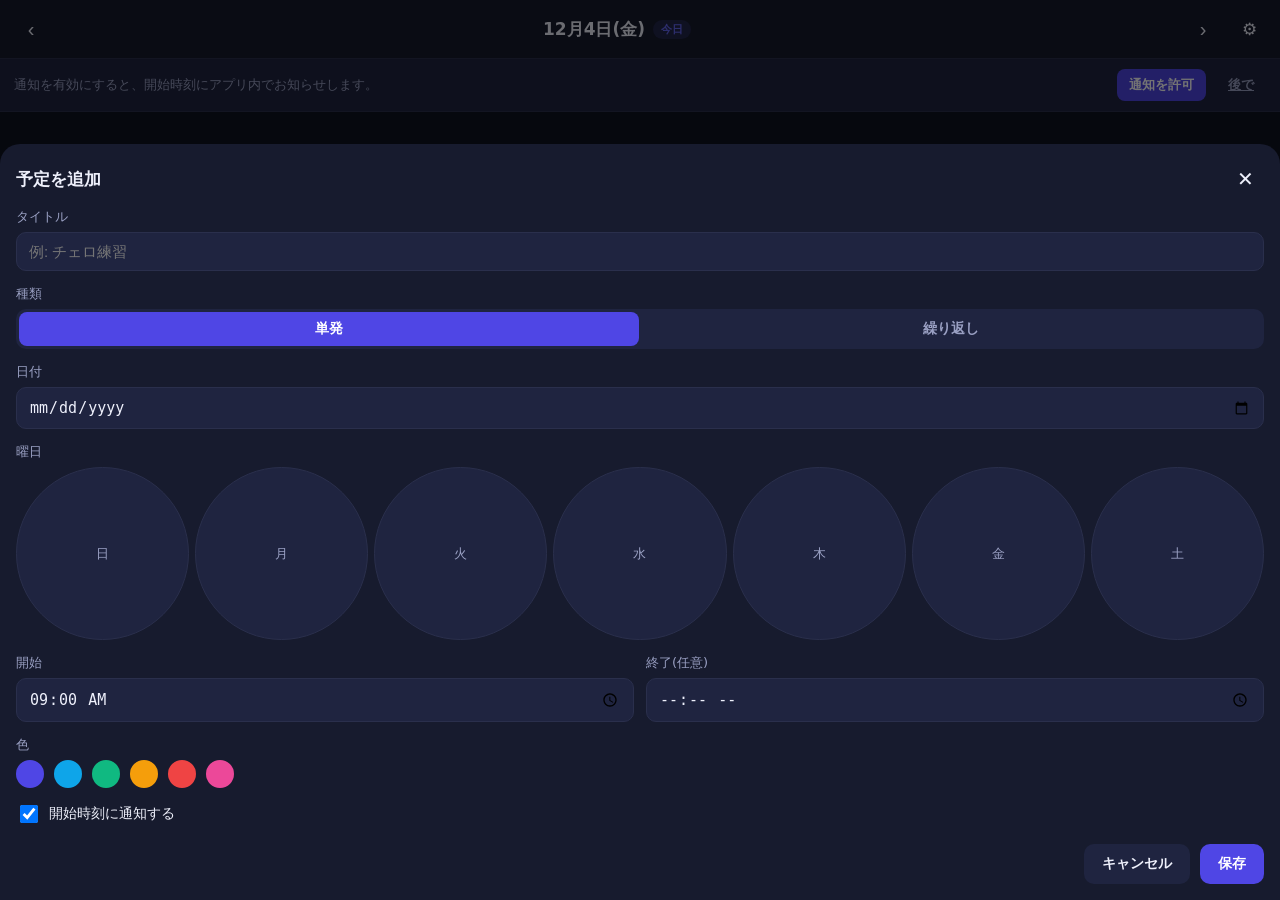
<file: index.html>
<!doctype html>
<html lang="ja">
<head>
<meta charset="UTF-8" />
<meta name="viewport" content="width=device-width, initial-scale=1, viewport-fit=cover, user-scalable=no" />
<title>タイムスケジュール</title>

<link rel="manifest" href="manifest.json" />
<meta name="theme-color" content="#4F46E5" />

<!-- iOS PWA support -->
<meta name="apple-mobile-web-app-capable" content="yes" />
<meta name="apple-mobile-web-app-status-bar-style" content="black-translucent" />
<meta name="apple-mobile-web-app-title" content="スケジュール" />
<link rel="apple-touch-icon" href="icons/apple-touch-icon.png" />
<link rel="icon" href="icons/icon-192.png" />

<link rel="stylesheet" href="style.css" />
</head>
<body>

<div id="app">

  <header class="topbar">
    <button id="prevDay" class="icon-btn" aria-label="前の日">‹</button>
    <div class="date-label" id="dateLabel">
      <span id="dateMain">8月22日(土)</span>
      <span id="todayBadge" class="today-badge" hidden>今日</span>
    </div>
    <button id="nextDay" class="icon-btn" aria-label="次の日">›</button>
    <button id="settingsBtn" class="icon-btn settings-btn" aria-label="設定">⚙</button>
  </header>

  <div id="notifyBanner" class="notify-banner" hidden>
    <span>通知を有効にすると、開始時刻にアプリ内でお知らせします。</span>
    <button id="notifyEnableBtn">通知を許可</button>
    <button id="notifyDismissBtn" class="link-btn">後で</button>
  </div>

  <main class="timeline-wrap" id="timelineWrap">
    <div class="timeline" id="timeline">
      <!-- hour rows and events injected by JS -->
    </div>
  </main>

  <button id="addBtn" class="fab" aria-label="予定を追加">＋</button>
</div>

<!-- Add/Edit Event Modal -->
<div id="modalOverlay" class="modal-overlay" hidden>
  <div class="modal">
    <div class="modal-header">
      <h2 id="modalTitle">予定を追加</h2>
      <button id="modalClose" class="icon-btn">✕</button>
    </div>

    <div class="modal-body">
      <label class="field">
        <span>タイトル</span>
        <input type="text" id="fieldTitle" placeholder="例: チェロ練習" />
      </label>

      <div class="field">
        <span>種類</span>
        <div class="segmented" id="typeSegmented">
          <button type="button" class="seg-btn active" data-type="once">単発</button>
          <button type="button" class="seg-btn" data-type="recurring">繰り返し</button>
        </div>
      </div>

      <label class="field" id="dateField">
        <span>日付</span>
        <input type="date" id="fieldDate" />
      </label>

      <div class="field" id="daysField" hidden>
        <span>曜日</span>
        <div class="weekday-picker" id="weekdayPicker">
          <button type="button" class="day-chip" data-day="0">日</button>
          <button type="button" class="day-chip" data-day="1">月</button>
          <button type="button" class="day-chip" data-day="2">火</button>
          <button type="button" class="day-chip" data-day="3">水</button>
          <button type="button" class="day-chip" data-day="4">木</button>
          <button type="button" class="day-chip" data-day="5">金</button>
          <button type="button" class="day-chip" data-day="6">土</button>
        </div>
      </div>

      <div class="field-row">
        <label class="field">
          <span>開始</span>
          <input type="time" id="fieldStart" value="09:00" />
        </label>
        <label class="field">
          <span>終了(任意)</span>
          <input type="time" id="fieldEnd" />
        </label>
      </div>

      <label class="field">
        <span>色</span>
        <div class="color-picker" id="colorPicker">
          <button type="button" class="color-dot" style="--c:#4F46E5" data-color="#4F46E5"></button>
          <button type="button" class="color-dot" style="--c:#0EA5E9" data-color="#0EA5E9"></button>
          <button type="button" class="color-dot" style="--c:#10B981" data-color="#10B981"></button>
          <button type="button" class="color-dot" style="--c:#F59E0B" data-color="#F59E0B"></button>
          <button type="button" class="color-dot" style="--c:#EF4444" data-color="#EF4444"></button>
          <button type="button" class="color-dot" style="--c:#EC4899" data-color="#EC4899"></button>
        </div>
      </label>

      <label class="field checkbox-field">
        <input type="checkbox" id="fieldNotify" checked />
        <span>開始時刻に通知する</span>
      </label>
    </div>

    <div class="modal-footer">
      <button id="deleteBtn" class="btn danger" hidden>削除</button>
      <div class="spacer"></div>
      <button id="cancelBtn" class="btn">キャンセル</button>
      <button id="saveBtn" class="btn primary">保存</button>
    </div>
  </div>
</div>

<div id="toast" class="toast" hidden></div>

<script src="app.js"></script>
</body>
</html>
</file>
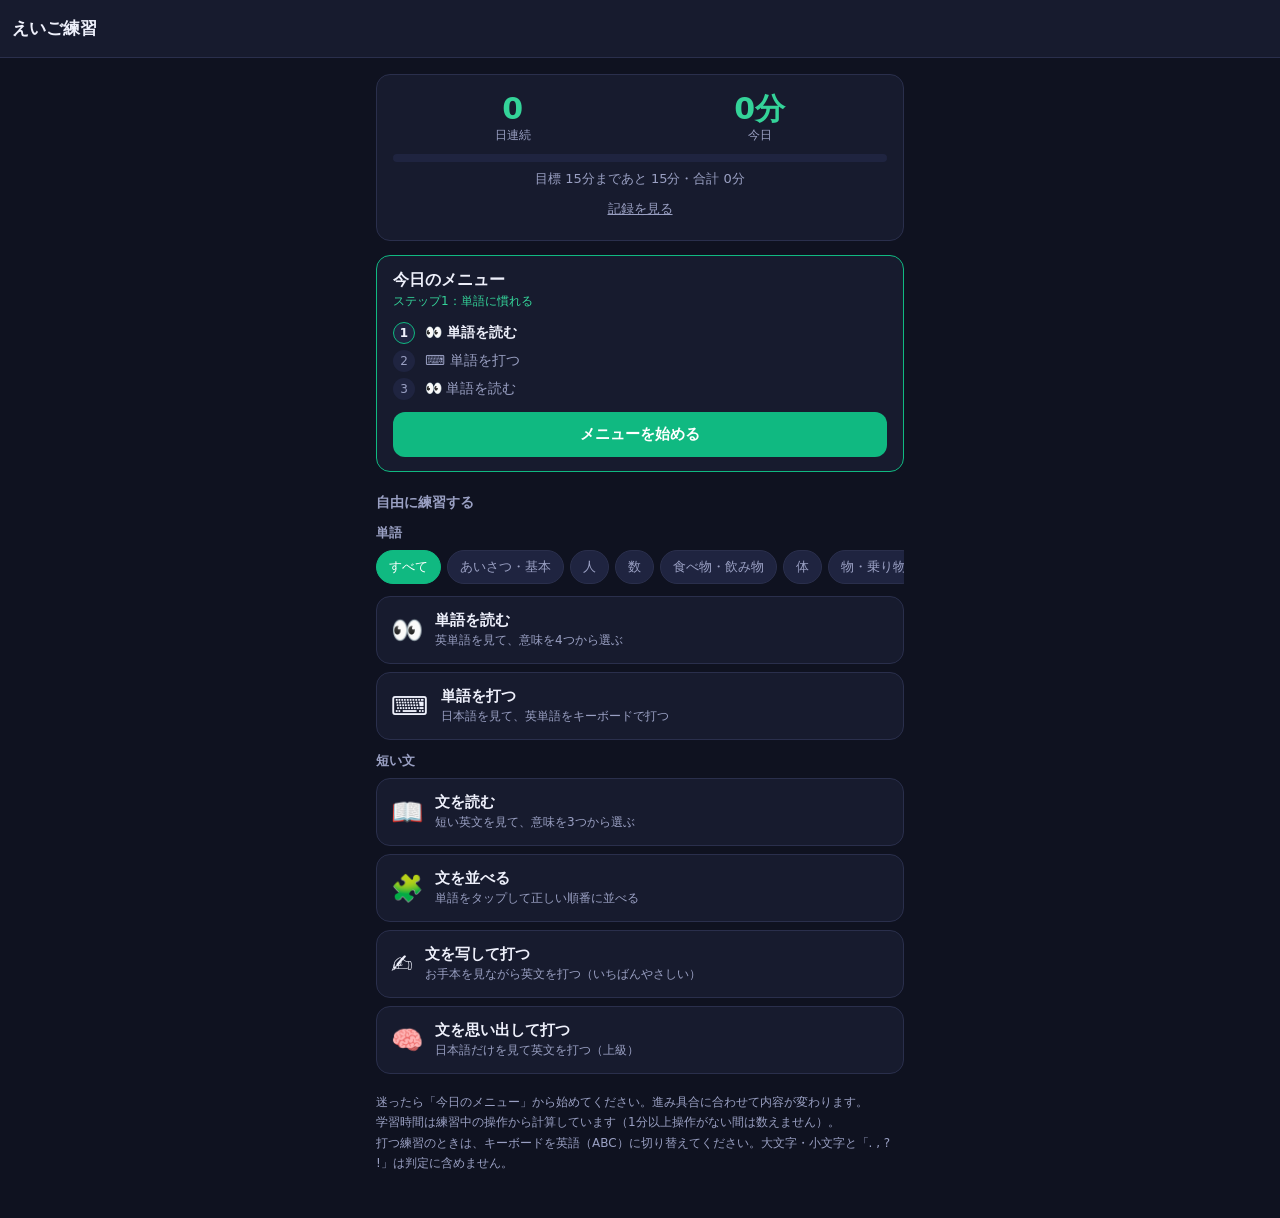
<file: english/index.html>
<!doctype html>
<html lang="ja">
<head>
<meta charset="UTF-8" />
<meta name="viewport" content="width=device-width, initial-scale=1, viewport-fit=cover" />
<title>えいご練習</title>

<link rel="manifest" href="manifest.json" />
<meta name="theme-color" content="#10B981" />

<!-- iOS PWA support -->
<meta name="apple-mobile-web-app-capable" content="yes" />
<meta name="apple-mobile-web-app-status-bar-style" content="black-translucent" />
<meta name="apple-mobile-web-app-title" content="えいご練習" />
<link rel="apple-touch-icon" href="../icons/apple-touch-icon.png" />
<link rel="icon" href="../icons/icon-192.png" />

<link rel="stylesheet" href="style.css" />
</head>
<body>

<div id="app">
  <header class="topbar">
    <button id="backBtn" class="icon-btn" aria-label="戻る" hidden>‹</button>
    <div class="topbar-title" id="topbarTitle">えいご練習</div>
    <div class="topbar-progress" id="topbarProgress"></div>
  </header>

  <main class="main" id="main">
    <!-- views injected by JS -->
  </main>
</div>

<div id="toast" class="toast" hidden></div>

<script src="data.js"></script>
<script src="app.js"></script>
</body>
</html>
</file>
<file: style.css>
:root {
  --bg: #0f1220;
  --surface: #171b2e;
  --surface-2: #1f2440;
  --border: #2a2f4c;
  --text: #eef0fb;
  --text-dim: #9aa0c3;
  --accent: #4F46E5;
  --accent-2: #6366F1;
  --danger: #ef4444;
  --radius: 14px;
  --safe-top: env(safe-area-inset-top, 0px);
  --safe-bottom: env(safe-area-inset-bottom, 0px);
}

* { box-sizing: border-box; }

html, body {
  margin: 0;
  padding: 0;
  height: 100%;
  background: var(--bg);
  color: var(--text);
  font-family: -apple-system, BlinkMacSystemFont, "Hiragino Sans", "Yu Gothic", system-ui, sans-serif;
  overscroll-behavior-y: none;
}

#app {
  display: flex;
  flex-direction: column;
  height: 100vh;
  height: 100dvh;
}

.topbar {
  display: flex;
  align-items: center;
  gap: 8px;
  padding: calc(var(--safe-top) + 10px) 12px 10px;
  background: var(--surface);
  border-bottom: 1px solid var(--border);
  position: sticky;
  top: 0;
  z-index: 10;
}

.date-label {
  flex: 1;
  text-align: center;
  font-size: 17px;
  font-weight: 600;
  display: flex;
  align-items: center;
  justify-content: center;
  gap: 8px;
}

.today-badge {
  font-size: 11px;
  font-weight: 600;
  color: var(--accent-2);
  background: rgba(99,102,241,0.15);
  padding: 2px 8px;
  border-radius: 999px;
}

.icon-btn {
  width: 38px;
  height: 38px;
  border-radius: 10px;
  border: none;
  background: transparent;
  color: var(--text);
  font-size: 20px;
  display: flex;
  align-items: center;
  justify-content: center;
  cursor: pointer;
}
.icon-btn:active { background: var(--surface-2); }

.settings-btn { font-size: 17px; }

.notify-banner {
  display: flex;
  align-items: center;
  gap: 10px;
  padding: 10px 14px;
  background: var(--surface-2);
  border-bottom: 1px solid var(--border);
  font-size: 13px;
  color: var(--text-dim);
}
.notify-banner span { flex: 1; }
.notify-banner button {
  border: none;
  border-radius: 8px;
  padding: 7px 12px;
  font-size: 13px;
  font-weight: 600;
  cursor: pointer;
}
#notifyEnableBtn {
  background: var(--accent);
  color: white;
}
.link-btn {
  background: transparent;
  color: var(--text-dim);
  text-decoration: underline;
}

.timeline-wrap {
  flex: 1;
  overflow-y: auto;
  -webkit-overflow-scrolling: touch;
  position: relative;
}

.timeline {
  position: relative;
  margin: 0 12px;
  padding: 12px 0 100px;
}

.hour-row {
  position: relative;
  height: 64px;
  border-top: 1px solid var(--border);
}
.hour-row:first-child { border-top: none; }

.hour-label {
  position: absolute;
  top: -8px;
  left: 0;
  font-size: 11px;
  color: var(--text-dim);
  background: var(--bg);
  padding-right: 6px;
  width: 40px;
}

.events-layer {
  position: absolute;
  top: 0;
  left: 48px;
  right: 0;
  bottom: 0;
}

.event-block {
  position: absolute;
  left: 0;
  right: 4px;
  border-radius: 10px;
  padding: 6px 10px;
  overflow: hidden;
  cursor: pointer;
  border-left: 3px solid var(--c, var(--accent));
  background: color-mix(in srgb, var(--c, var(--accent)) 22%, var(--surface) 78%);
  min-height: 30px;
}
.event-block:active { filter: brightness(1.15); }

.event-title {
  font-size: 13px;
  font-weight: 600;
  color: var(--text);
  white-space: nowrap;
  overflow: hidden;
  text-overflow: ellipsis;
}
.event-time {
  font-size: 11px;
  color: var(--text-dim);
  margin-top: 1px;
}
.event-recurring-badge {
  font-size: 10px;
  color: var(--accent-2);
}

.now-line {
  position: absolute;
  left: 48px;
  right: 0;
  height: 2px;
  background: #ff4d5e;
  z-index: 5;
}
.now-line::before {
  content: "";
  position: absolute;
  left: -5px;
  top: -4px;
  width: 10px;
  height: 10px;
  border-radius: 50%;
  background: #ff4d5e;
}

.empty-state {
  text-align: center;
  color: var(--text-dim);
  font-size: 13px;
  padding: 40px 20px;
}

.fab {
  position: fixed;
  right: 20px;
  bottom: calc(24px + var(--safe-bottom));
  width: 56px;
  height: 56px;
  border-radius: 50%;
  border: none;
  background: var(--accent);
  color: white;
  font-size: 26px;
  box-shadow: 0 6px 20px rgba(79,70,229,0.5);
  cursor: pointer;
  z-index: 20;
}
.fab:active { transform: scale(0.95); }

/* Modal */
.modal-overlay {
  position: fixed;
  inset: 0;
  background: rgba(0,0,0,0.55);
  display: flex;
  align-items: flex-end;
  z-index: 100;
}
.modal {
  width: 100%;
  max-height: 88vh;
  overflow-y: auto;
  background: var(--surface);
  border-radius: 20px 20px 0 0;
  padding: 16px 16px calc(16px + var(--safe-bottom));
  animation: slideUp 0.2s ease-out;
}
@keyframes slideUp {
  from { transform: translateY(20px); opacity: 0; }
  to { transform: translateY(0); opacity: 1; }
}

.modal-header {
  display: flex;
  align-items: center;
  justify-content: space-between;
  margin-bottom: 10px;
}
.modal-header h2 { font-size: 17px; margin: 0; }

.modal-body {
  display: flex;
  flex-direction: column;
  gap: 14px;
}

.field {
  display: flex;
  flex-direction: column;
  gap: 6px;
  font-size: 13px;
  color: var(--text-dim);
}
.field input[type="text"],
.field input[type="date"],
.field input[type="time"] {
  background: var(--surface-2);
  border: 1px solid var(--border);
  border-radius: 10px;
  padding: 10px 12px;
  color: var(--text);
  font-size: 15px;
}
.field-row {
  display: flex;
  gap: 12px;
}
.field-row .field { flex: 1; }

.checkbox-field {
  flex-direction: row;
  align-items: center;
  gap: 8px;
  font-size: 14px;
  color: var(--text);
}
.checkbox-field input { width: 18px; height: 18px; }

.segmented {
  display: flex;
  background: var(--surface-2);
  border-radius: 10px;
  padding: 3px;
  gap: 3px;
}
.seg-btn {
  flex: 1;
  border: none;
  background: transparent;
  color: var(--text-dim);
  padding: 8px 0;
  border-radius: 8px;
  font-size: 14px;
  font-weight: 600;
  cursor: pointer;
}
.seg-btn.active {
  background: var(--accent);
  color: white;
}

.weekday-picker {
  display: flex;
  gap: 6px;
}
.day-chip {
  flex: 1;
  aspect-ratio: 1;
  border-radius: 50%;
  border: 1px solid var(--border);
  background: var(--surface-2);
  color: var(--text-dim);
  font-size: 13px;
  cursor: pointer;
}
.day-chip.active {
  background: var(--accent);
  border-color: var(--accent);
  color: white;
}

.color-picker {
  display: flex;
  gap: 10px;
}
.color-dot {
  width: 28px;
  height: 28px;
  border-radius: 50%;
  border: 2px solid transparent;
  background: var(--c);
  cursor: pointer;
}
.color-dot.active {
  border-color: white;
  box-shadow: 0 0 0 2px var(--c);
}

.modal-footer {
  display: flex;
  align-items: center;
  gap: 10px;
  margin-top: 18px;
}
.spacer { flex: 1; }
.btn {
  border: none;
  border-radius: 10px;
  padding: 11px 18px;
  font-size: 14px;
  font-weight: 600;
  cursor: pointer;
  background: var(--surface-2);
  color: var(--text);
}
.btn.primary {
  background: var(--accent);
  color: white;
}
.btn.danger {
  background: transparent;
  color: var(--danger);
}

.toast {
  position: fixed;
  bottom: calc(90px + var(--safe-bottom));
  left: 50%;
  transform: translateX(-50%);
  background: var(--surface-2);
  color: var(--text);
  padding: 10px 18px;
  border-radius: 999px;
  font-size: 13px;
  z-index: 200;
  box-shadow: 0 4px 16px rgba(0,0,0,0.4);
}
</file>
<file: english/style.css>
:root {
  --bg: #0f1220;
  --surface: #171b2e;
  --surface-2: #1f2440;
  --border: #2a2f4c;
  --text: #eef0fb;
  --text-dim: #9aa0c3;
  --accent: #10B981;
  --accent-2: #34D399;
  --ok: #10B981;
  --ng: #ef4444;
  --typing: #F59E0B;
  --danger: #ef4444;
  --radius: 14px;
  --safe-top: env(safe-area-inset-top, 0px);
  --safe-bottom: env(safe-area-inset-bottom, 0px);
}

* { box-sizing: border-box; }
[hidden] { display: none !important; }

html, body {
  margin: 0;
  padding: 0;
  background: var(--bg);
  color: var(--text);
  font-family: -apple-system, BlinkMacSystemFont, "Hiragino Sans", "Yu Gothic", system-ui, sans-serif;
  -webkit-text-size-adjust: 100%;
}

[lang="en"] {
  font-family: -apple-system, BlinkMacSystemFont, "Segoe UI", system-ui, sans-serif;
}

#app {
  min-height: 100vh;
  min-height: 100dvh;
  display: flex;
  flex-direction: column;
}

.topbar {
  display: flex;
  align-items: center;
  gap: 8px;
  padding: calc(var(--safe-top) + 10px) 12px 10px;
  background: var(--surface);
  border-bottom: 1px solid var(--border);
  position: sticky;
  top: 0;
  z-index: 10;
  min-height: 58px;
}
.topbar-title {
  flex: 1;
  font-size: 17px;
  font-weight: 600;
}
.topbar-progress {
  font-size: 13px;
  color: var(--text-dim);
  font-variant-numeric: tabular-nums;
}

.icon-btn {
  width: 38px;
  height: 38px;
  border-radius: 10px;
  border: none;
  background: transparent;
  color: var(--text);
  font-size: 26px;
  display: flex;
  align-items: center;
  justify-content: center;
  cursor: pointer;
}
.icon-btn:active { background: var(--surface-2); }

.main {
  flex: 1;
  width: 100%;
  max-width: 560px;
  margin: 0 auto;
  padding: 16px 16px calc(32px + var(--safe-bottom));
}

/* Home */
.summary {
  background: var(--surface);
  border: 1px solid var(--border);
  border-radius: var(--radius);
  padding: 16px;
  text-align: center;
}
.summary-main {
  display: flex;
  align-items: baseline;
  justify-content: center;
  gap: 6px;
  font-size: 15px;
}
.streak-num {
  font-size: 40px;
  font-weight: 700;
  color: var(--accent-2);
}
.summary-sub {
  font-size: 13px;
  color: var(--text-dim);
  margin: 4px 0 6px;
}

.section-title {
  font-size: 14px;
  color: var(--text-dim);
  font-weight: 600;
  margin: 22px 0 10px;
}

.chips {
  display: flex;
  gap: 6px;
  overflow-x: auto;
  padding-bottom: 8px;
  margin-bottom: 4px;
  -webkit-overflow-scrolling: touch;
}
.chip {
  flex: none;
  border: 1px solid var(--border);
  background: var(--surface-2);
  color: var(--text-dim);
  border-radius: 999px;
  padding: 7px 12px;
  font-size: 13px;
  cursor: pointer;
}
.chip.active {
  background: var(--accent);
  border-color: var(--accent);
  color: white;
}

.mode-list {
  display: flex;
  flex-direction: column;
  gap: 8px;
}
.mode-card {
  display: flex;
  align-items: center;
  gap: 12px;
  width: 100%;
  text-align: left;
  border: 1px solid var(--border);
  background: var(--surface);
  color: var(--text);
  border-radius: var(--radius);
  padding: 14px;
  cursor: pointer;
  font: inherit;
}
.mode-card:active { background: var(--surface-2); }
.mode-icon { font-size: 26px; }
.mode-text { flex: 1; display: flex; flex-direction: column; gap: 2px; }
.mode-title { font-size: 15px; font-weight: 600; }
.mode-desc { font-size: 12px; color: var(--text-dim); }
.due-badge {
  font-size: 11px;
  font-weight: 600;
  color: var(--typing);
  background: rgba(245,158,11,0.15);
  padding: 3px 8px;
  border-radius: 999px;
  white-space: nowrap;
}

.tip {
  font-size: 12px;
  color: var(--text-dim);
  line-height: 1.7;
  margin-top: 18px;
}
.tip.center { text-align: center; }

/* Question */
.q-card {
  background: var(--surface);
  border: 1px solid var(--border);
  border-radius: var(--radius);
  padding: 20px 16px;
  text-align: center;
  position: relative;
}
.q-label {
  font-size: 12px;
  color: var(--text-dim);
  margin-bottom: 10px;
}
.q-en, .q-ja {
  font-size: 20px;
  font-weight: 600;
  line-height: 1.5;
  display: flex;
  align-items: center;
  justify-content: center;
  gap: 6px;
  flex-wrap: wrap;
}
.q-en.big, .q-ja.big { font-size: 30px; }
.q-ja-sub {
  font-size: 14px;
  color: var(--text-dim);
  margin-top: 10px;
}
.retry-badge {
  position: absolute;
  top: 10px;
  left: 10px;
  font-size: 11px;
  font-weight: 600;
  color: var(--typing);
  background: rgba(245,158,11,0.15);
  padding: 2px 8px;
  border-radius: 999px;
}

.speak-btn {
  border: none;
  background: var(--surface-2);
  border-radius: 999px;
  width: 34px;
  height: 34px;
  font-size: 16px;
  cursor: pointer;
  flex: none;
  vertical-align: middle;
}

.options {
  display: flex;
  flex-direction: column;
  gap: 8px;
  margin-top: 14px;
}
.option {
  border: 1px solid var(--border);
  background: var(--surface);
  color: var(--text);
  border-radius: 12px;
  padding: 14px;
  font-size: 16px;
  cursor: pointer;
  text-align: left;
  font: inherit;
  font-size: 16px;
}
.option:active:not(:disabled) { background: var(--surface-2); }
.option.correct { border-color: var(--ok); background: rgba(16,185,129,0.15); }
.option.wrong { border-color: var(--ng); background: rgba(239,68,68,0.15); }
.option:disabled { cursor: default; color: var(--text); }

.hint-line {
  margin-top: 14px;
  display: flex;
  justify-content: center;
  gap: 6px;
  font-size: 22px;
  letter-spacing: 0.04em;
  color: var(--accent-2);
  flex-wrap: wrap;
}
.hint-ch { min-width: 14px; text-align: center; }

.type-input {
  display: block;
  width: 100%;
  margin-top: 14px;
  background: var(--surface-2);
  border: 2px solid var(--border);
  border-radius: 12px;
  padding: 14px;
  color: var(--text);
  font-size: 20px; /* 16px以上でiOSの自動ズームを防ぐ */
  font-family: -apple-system, BlinkMacSystemFont, "Segoe UI", system-ui, sans-serif;
  outline: none;
  resize: none;
}
.type-input:focus { border-color: var(--accent); }
.type-input.is-wrong { border-color: var(--ng); }
.type-input.is-correct { border-color: var(--ok); }
.type-input:disabled { opacity: 0.8; }
.sent-input { font-size: 18px; line-height: 1.5; }

.shake { animation: shake 0.3s; }
@keyframes shake {
  0%, 100% { transform: translateX(0); }
  25% { transform: translateX(-6px); }
  75% { transform: translateX(6px); }
}

.sent-target {
  font-size: 22px;
  line-height: 1.7;
  font-weight: 500;
  word-spacing: 0.15em;
}
.tw { border-radius: 4px; padding: 0 2px; transition: background 0.15s; }
.tw.ok { color: var(--ok); }
.tw.ng { color: var(--ng); background: rgba(239,68,68,0.15); text-decoration: underline; }
.tw.typing { color: var(--typing); }
.tw.pending { color: var(--text); }

.order-answer, .order-pool {
  display: flex;
  flex-wrap: wrap;
  gap: 8px;
  min-height: 58px;
  padding: 10px;
  margin-top: 14px;
  border-radius: 12px;
  align-content: flex-start;
}
.order-answer {
  border: 2px dashed var(--border);
}
.order-answer.is-correct { border: 2px solid var(--ok); }
.order-answer.is-wrong { border: 2px solid var(--ng); }
.order-pool { padding: 0; }
.placeholder { color: var(--text-dim); font-size: 13px; align-self: center; }
.word-chip {
  border: 1px solid var(--border);
  background: var(--surface-2);
  color: var(--text);
  border-radius: 10px;
  padding: 10px 14px;
  font-size: 18px;
  cursor: pointer;
  font-family: -apple-system, BlinkMacSystemFont, "Segoe UI", system-ui, sans-serif;
}
.word-chip:active { filter: brightness(1.2); }

.actions {
  display: flex;
  gap: 10px;
  margin-top: 14px;
}
.actions .btn { flex: 1; }

.btn {
  border: none;
  border-radius: 12px;
  padding: 13px 18px;
  font-size: 15px;
  font-weight: 600;
  cursor: pointer;
  background: var(--surface-2);
  color: var(--text);
  font-family: inherit;
}
.btn.primary { background: var(--accent); color: white; }
.btn.danger { background: transparent; color: var(--danger); border: 1px solid var(--border); }
.btn.wide { width: 100%; margin-top: 12px; }
.btn:disabled { opacity: 0.4; cursor: default; }

.link-btn {
  border: none;
  background: transparent;
  color: var(--text-dim);
  text-decoration: underline;
  font-size: 13px;
  cursor: pointer;
  padding: 6px;
  font-family: inherit;
}

.feedback {
  margin-top: 14px;
  border-radius: var(--radius);
  padding: 14px 16px;
  border: 1px solid var(--border);
  background: var(--surface);
}
.feedback.ok { border-color: var(--ok); }
.feedback.wrong { border-color: var(--ng); }
.fb-head { font-weight: 700; font-size: 16px; display: flex; align-items: center; gap: 6px; flex-wrap: wrap; }
.feedback.ok .fb-head { color: var(--ok); }
.feedback.wrong .fb-head { color: var(--ng); }
.fb-head b { color: var(--text); }
.fb-pair { font-size: 18px; margin-top: 8px; display: flex; align-items: center; gap: 6px; flex-wrap: wrap; }
.fb-sub { font-size: 14px; color: var(--text-dim); margin-top: 4px; }
.fb-note {
  font-size: 13px;
  margin-top: 10px;
  padding: 8px 10px;
  background: var(--surface-2);
  border-radius: 8px;
  line-height: 1.6;
}

/* Result */
.result { text-align: center; padding: 24px 0 8px; }
.result-score { font-size: 56px; font-weight: 700; color: var(--accent-2); }
.result-score span { font-size: 24px; color: var(--text-dim); }
.result-label { font-size: 13px; color: var(--text-dim); }
.missed {
  list-style: none;
  padding: 0;
  margin: 0;
  display: flex;
  flex-direction: column;
  gap: 6px;
}
.missed li {
  background: var(--surface);
  border: 1px solid var(--border);
  border-radius: 10px;
  padding: 10px 12px;
  font-size: 16px;
  display: flex;
  align-items: center;
  flex-wrap: wrap;
  gap: 6px;
}
.missed small { width: 100%; color: var(--text-dim); font-size: 13px; }

/* Stats */
.stats-grid {
  display: grid;
  grid-template-columns: 1fr 1fr;
  gap: 8px;
}
.stat-box {
  background: var(--surface);
  border: 1px solid var(--border);
  border-radius: var(--radius);
  padding: 14px;
  text-align: center;
}
.stat-num { font-size: 26px; font-weight: 700; color: var(--accent-2); }
.stat-cap { font-size: 12px; color: var(--text-dim); }
.stat-row { margin-bottom: 14px; }
.stat-head { display: flex; justify-content: space-between; font-size: 14px; }
.stat-sub { font-size: 11px; color: var(--text-dim); margin-top: 4px; }
.bar { height: 8px; background: var(--surface-2); border-radius: 999px; margin-top: 6px; overflow: hidden; }
.bar-fill { height: 100%; background: var(--accent); border-radius: 999px; }

.toast {
  position: fixed;
  bottom: calc(40px + var(--safe-bottom));
  left: 50%;
  transform: translateX(-50%);
  background: var(--surface-2);
  color: var(--text);
  padding: 10px 18px;
  border-radius: 999px;
  font-size: 13px;
  z-index: 200;
  box-shadow: 0 4px 16px rgba(0,0,0,0.4);
}

/* Summary: streak + study time */
.summary-row {
  display: flex;
  justify-content: space-around;
  margin-bottom: 10px;
}
.summary-cell {
  display: flex;
  flex-direction: column;
  align-items: center;
  font-size: 12px;
  color: var(--text-dim);
}
.summary-cell .streak-num { font-size: 30px; line-height: 1.2; }
.summary .summary-sub { margin-top: 8px; }

.sub-title {
  font-size: 13px;
  color: var(--text-dim);
  font-weight: 600;
  margin: 12px 0 8px;
}
.section-title.first { margin-top: 4px; }

/* Daily menu */
.menu-card {
  margin-top: 14px;
  background: var(--surface);
  border: 1px solid var(--accent);
  border-radius: var(--radius);
  padding: 14px 16px;
}
.menu-head {
  display: flex;
  flex-direction: column;
  gap: 2px;
}
.menu-title { font-size: 16px; font-weight: 700; }
.menu-stage { font-size: 12px; color: var(--accent-2); }
.menu-steps {
  list-style: none;
  padding: 0;
  margin: 12px 0 0;
  display: flex;
  flex-direction: column;
  gap: 6px;
}
.menu-step {
  display: flex;
  align-items: center;
  gap: 10px;
  font-size: 14px;
  color: var(--text-dim);
}
.menu-step.next { color: var(--text); font-weight: 600; }
.menu-step.done { color: var(--text-dim); text-decoration: line-through; }
.menu-mark {
  width: 22px;
  height: 22px;
  border-radius: 50%;
  background: var(--surface-2);
  display: inline-flex;
  align-items: center;
  justify-content: center;
  font-size: 12px;
  flex: none;
  text-decoration: none;
}
.menu-step.done .menu-mark { background: var(--accent); color: white; }
.menu-step.next .menu-mark { border: 1px solid var(--accent); }
.menu-complete {
  margin-top: 12px;
  font-size: 13px;
  color: var(--accent-2);
  text-align: center;
}

/* Weekly chart */
.stats-grid.three { grid-template-columns: 1fr 1fr 1fr; }
.stats-grid.three .stat-num { font-size: 18px; }
.week-chart {
  position: relative;
  display: flex;
  gap: 6px;
  height: 150px;
  margin-top: 14px;
  padding-top: 16px;
}
.day-col {
  flex: 1;
  display: flex;
  flex-direction: column;
  align-items: center;
  gap: 4px;
}
.day-val { font-size: 11px; color: var(--text-dim); height: 14px; }
.day-bar-wrap {
  flex: 1;
  width: 100%;
  display: flex;
  align-items: flex-end;
  background: var(--surface);
  border-radius: 6px;
}
.day-bar {
  width: 100%;
  background: var(--accent-2);
  opacity: 0.55;
  border-radius: 6px;
  min-height: 0;
}
.day-bar.met { background: var(--accent); opacity: 1; }
.day-label { font-size: 11px; color: var(--text-dim); }
.day-label.today { color: var(--text); font-weight: 600; }
.day-bar-wrap { position: relative; }
.goal-mark {
  position: absolute;
  left: 0;
  right: 0;
  border-top: 1px dashed var(--typing);
  pointer-events: none;
}
.stat-sub.center { text-align: center; margin-top: 6px; }
</file>
